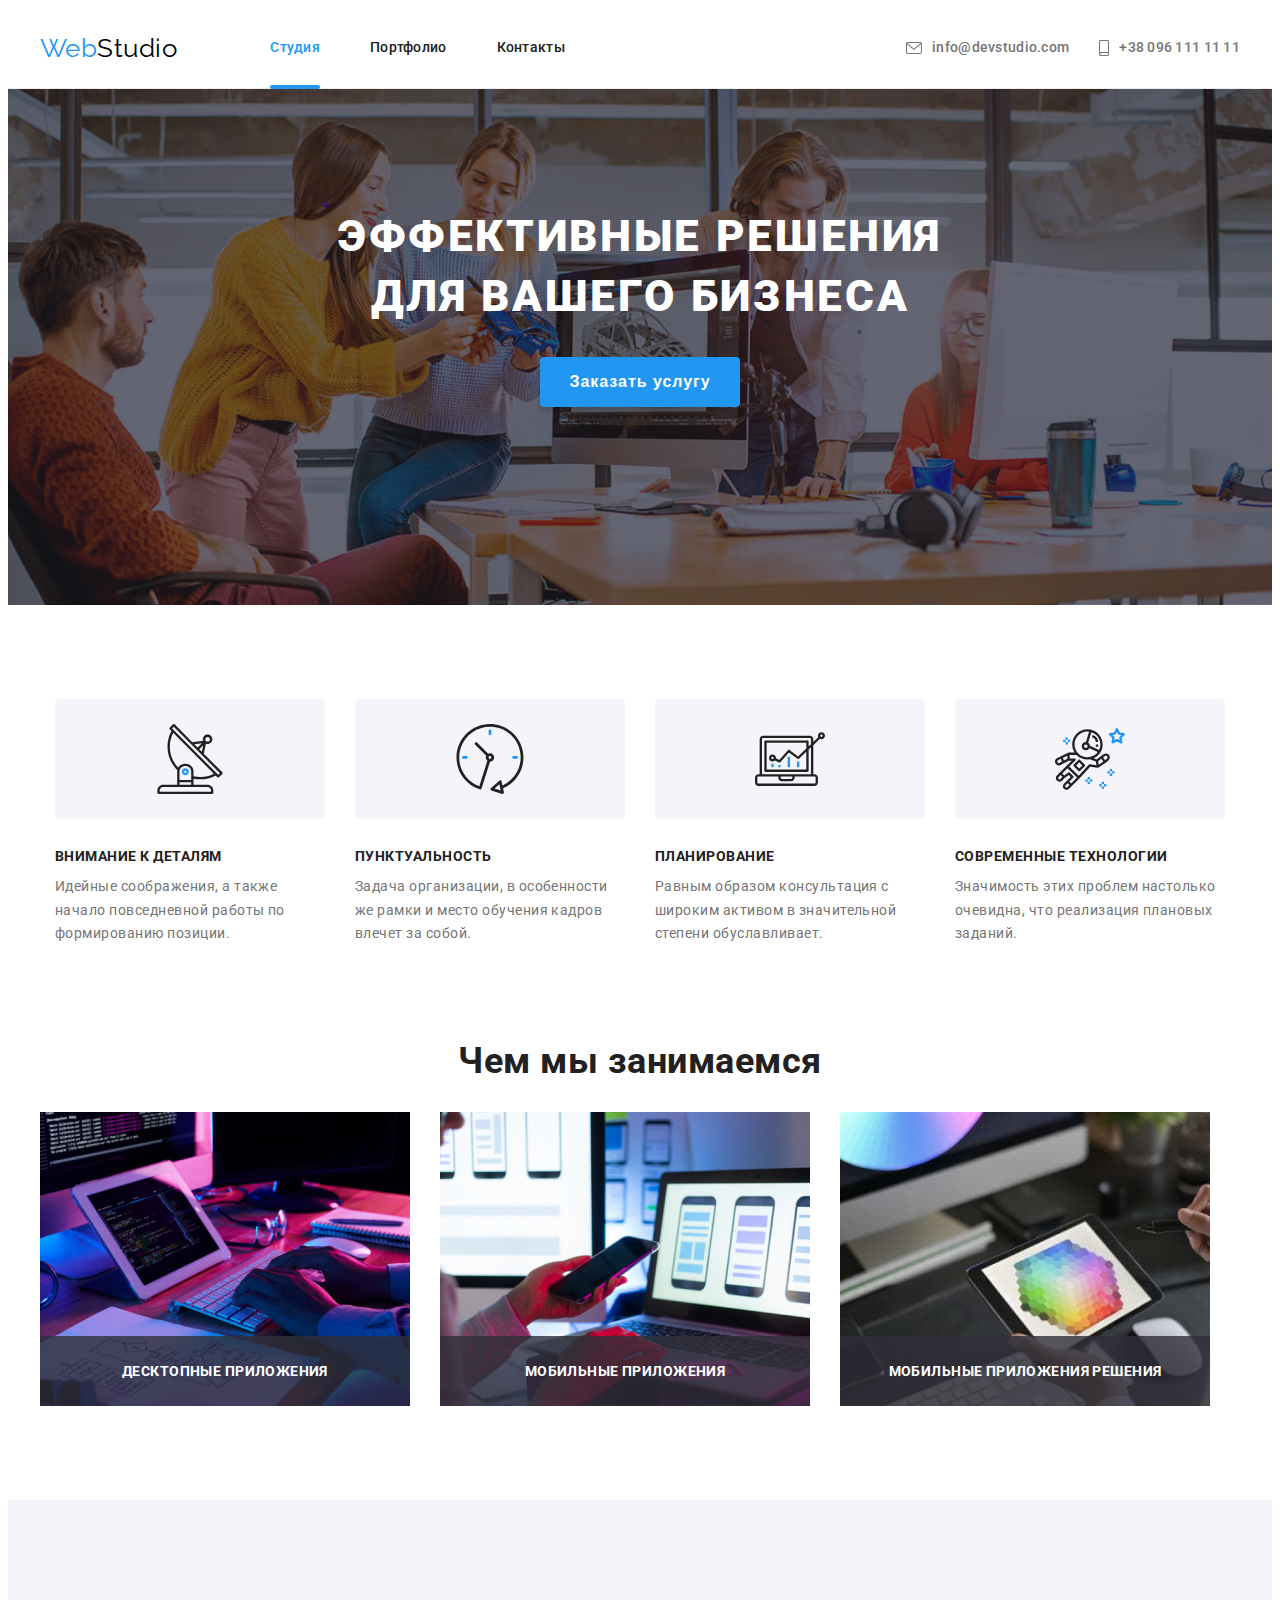
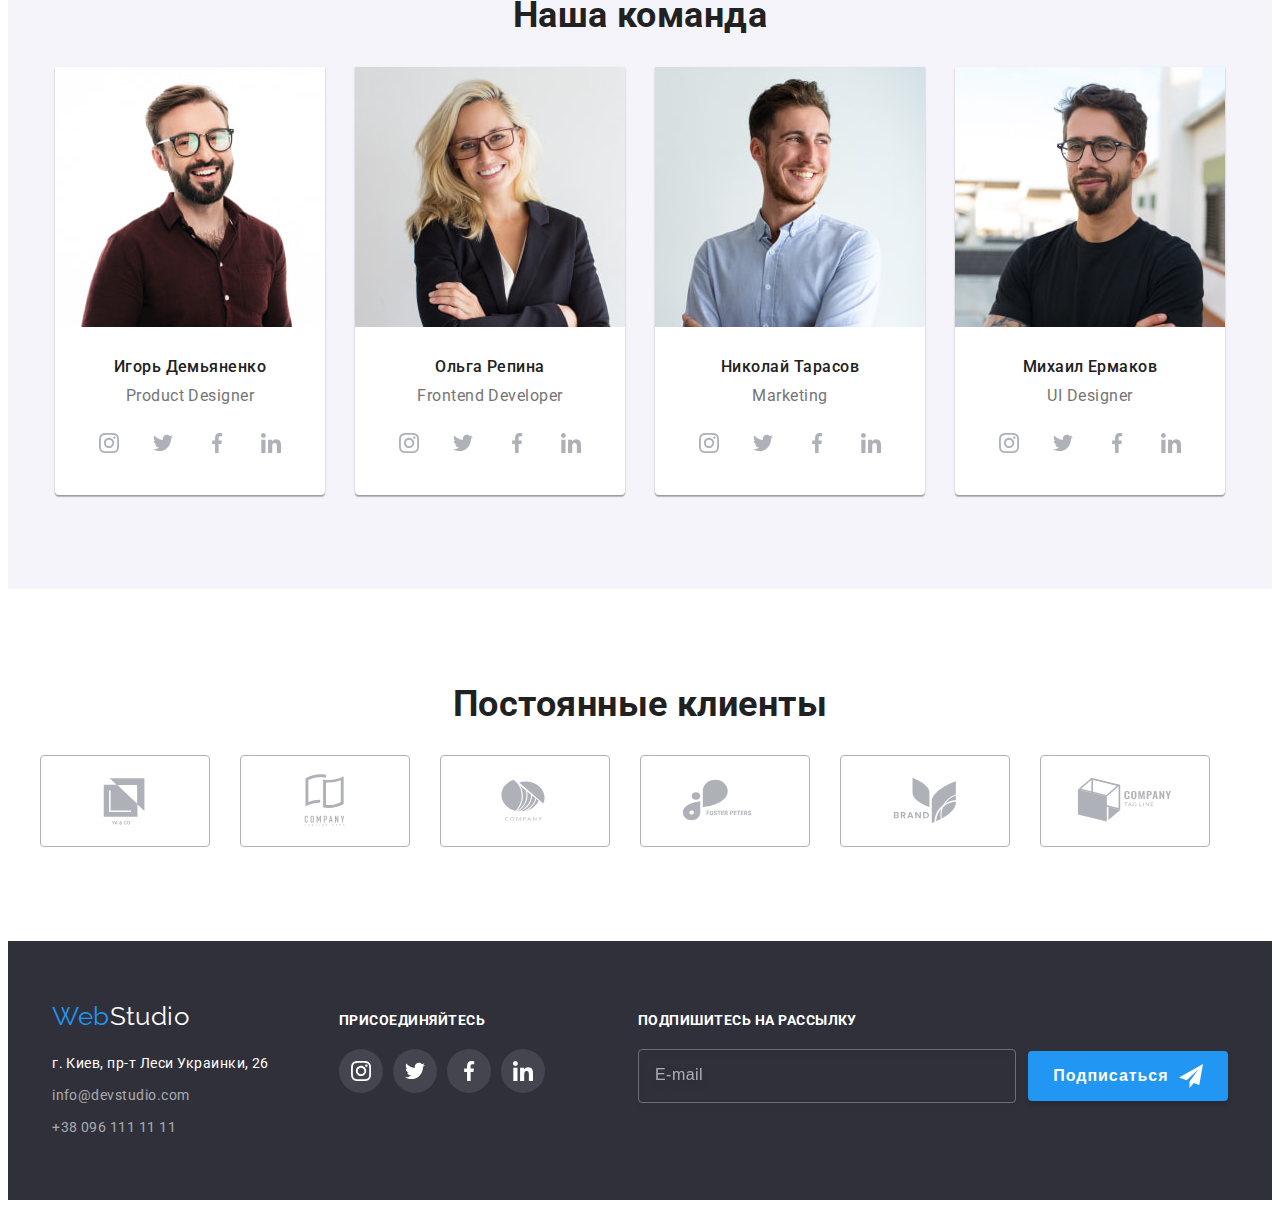
<file: index.html>
<!DOCTYPE html>
<html lang="ru">

<head>
    <meta charset="UTF-8">
    <meta http-equiv="X-UA-Compatible" content="IE=edge">
    <meta name="viewport" content="width=device-width, initial-scale=1.0">
    <title>WebStudio</title>
    <link rel="stylesheet" href="https://cdnjs.cloudflare.com/ajax/libs/modern-normalize/1.1.0/modern-normalize.min.css"
        integrity="sha512-wpPYUAdjBVSE4KJnH1VR1HeZfpl1ub8YT/NKx4PuQ5NmX2tKuGu6U/JRp5y+Y8XG2tV+wKQpNHVUX03MfMFn9Q=="
        crossorigin="anonymous" referrerpolicy="no-referrer" />
    <link rel="preconnect" href="https://fonts.googleapis.com">
    <link rel="preconnect" href="https://fonts.gstatic.com" crossorigin>
    <link
        href="https://fonts.googleapis.com/css2?family=Raleway:wght@700&family=Roboto:wght@400;500;700;900&display=swap"
        rel="stylesheet">
    <link rel="stylesheet" href="./css/main.min.css">
</head>

<body>
    <!-- Шапка страницы -->
    <header class="header">
        <div class="container">
            <nav class="nav main-nav">
                <a class="logo link" lang="en" href="/"><span class="logo-web">Web</span>Studio</a>
                <ul class="site-nav link list">
                    <li class="site-nav__item"><a class="site-nav__link link current" href="./index.html">Студия</a></li>
                    <li class="site-nav__item"><a class="site-nav__link link" href="./portfolio.html">Портфолио</a></li>
                    <li class="site-nav__item"><a class="site-nav__link link" href="">Контакты</a></li>
                </ul>
            </nav>
            <ul class="contacts link list">
                <li class="contacts__item"><a class="contacts__link link" href="mailto:info@devstudio.com">
                        <svg class="contacts__icon" width="16" height="12">
                            <use href="./images/icons.svg#icon-mail"></use>
                        </svg>
                        info@devstudio.com</a></li>
                <li class="contacts__item"><a class="contacts__link link" href="tel:+380961111111">
                        <svg class="contacts__icon" width="10" height="16">
                            <use href="./images/icons.svg#icon-tel"></use>
                        </svg>
                        +38 096 111 11 11</a></li>
            </ul>
            <button type="button" class="menu-open" data-menu-open>
                <svg class="open-icon" width="24" height="16">
                    <use href="./images/icons.svg#icon-menu"></use>
                </svg>
            </button>
            <div class="mob-menu is-hidden" data-menu>
                <button type="button" class="menu-close" data-menu-close>
                    <svg class="menu-close-icon" width="18" height="18">
                        <use href="./images/icons.svg#icon-close"></use>
                    </svg>
                </button>
                <ul class="mob-menu-list link list">
                    <li class="mob-menu-list__item"><a class="mob-menu-list__link link menu-current" href="./index.html">Студия</a></li>
                    <li class="mob-menu-list__item"><a class="mob-menu-list__link link" href="./portfolio.html">Портфолио</a></li>
                    <li class="mob-menu-list__item"><a class="mob-menu-list__link link" href="">Контакты</a></li>
                </ul>
                <ul class="mob-menu-contacts link list">
                    <li class="mob-menu-contacts__item"><a class="mob-menu-contacts__link link" href="tel:+380961111111">+38 096 111 11 11</a></li>
                    <li class="mob-menu-contacts__item"><a class="mob-menu-contacts__link link" href="mailto:info@devstudio.com">info@devstudio.com</a></li>
                </ul>
                <ul class="mob-menu-socials link list">
                    <li class="mob-menu-socials__item">
                        <a href="" class="mob-menu-socials__link link">Instagram<span class="mob-menu-line">|</span></a>
                    </li>
                    <li class="mob-menu-socials__item">
                        <a href="" class="mob-menu-socials__link link">Twitter<span class="mob-menu-line">|</span></a>
                    </li>
                    <li class="mob-menu-socials__item">
                        <a href="" class="mob-menu-socials__link link">Facebook<span class="mob-menu-line">|</span></a>
                    </li>
                    <li class="mob-menu-socials__item">
                        <a href="" class="mob-menu-socials__link link">LinkedIn</a>
                    </li>
                </ul>
            </div>
        </div>
    </header>

    <main>
        <!-- Герой -->
        <section class="hero">
            <div class="hero-container">
                <h1 class="hero__title">Эффективные решения для вашего бизнеса</h1>
                <button class="btn" type="button" data-modal-open>Заказать услугу</button>
            </div>
        </section>

        <!-- Преимущества -->
        <section class="section-feature">
            <div class="container">
                <h2 class="section-title visually-hidden">Преимущества</h2>
                <ul class="feature list">
                    <li class="feature__item">
                        <div class="feature__card">
                            <svg class="feature__icon" width="70" height="70">
                                <use href="./images/icons.svg#icon-antenna"></use>
                            </svg>
                        </div>
                        <h3 class="feature__title">Внимание к деталям</h3>
                        <p class="feature__text">Идейные соображения, а также начало повседневной работы по формированию
                            позиции.
                        </p>
                    </li>
                    <li class="feature__item">
                        <div class="feature__card">
                            <svg class="feature__icon" width="70" height="70">
                                <use href="./images/icons.svg#icon-clock"></use>
                            </svg>
                        </div>
                        <h3 class="feature__title">Пунктуальность</h3>
                        <p class="feature__text">Задача организации, в особенности же рамки и место обучения кадров
                            влечет за собой.</p>
                    </li>
                    <li class="feature__item">
                        <div class="feature__card">
                            <svg class="feature__icon" width="70" height="70">
                                <use href="./images/icons.svg#icon-diagram"></use>
                            </svg>
                        </div>
                        <h3 class="feature__title">Планирование</h3>
                        <p class="feature__text">Равным образом консультация с широким активом в значительной степени
                            обуславливает.</p>
                    </li>
                    <li class="feature__item">
                        <div class="feature__card">
                            <svg class="feature__icon" width="70" height="70">
                                <use href="./images/icons.svg#icon-astronaut"></use>
                            </svg>
                        </div>
                        <h3 class="feature__title">Современные технологии</h3>
                        <p class="feature__text">Значимость этих проблем настолько очевидна, что реализация плановых
                            заданий.</p>
                    </li>
                </ul>
            </div>
        </section>

        <!-- Деятельность -->
        <section class="section work">
            <div class="container">
                <h2 class="section-title">Чем мы занимаемся</h2>
                <ul class="work list">
                    <li class="work__item">
                        <img src="./images/box-1.jpg" alt="Написание кода" width="370" height="294">
                        <div class="work__overlay">
                            <p class="work__text">Десктопные приложения</p>
                        </div>
                    </li>
                    <li class="work__item">
                        <img src="./images/box-2.jpg" alt="Проверка работоспособности" width="370" height="294">
                        <div class="work__overlay">
                            <p class="work__text">Мобильные приложения</p>
                        </div>
                    </li>
                    <li class="work__item">
                        <img src="./images/box-3.jpg" alt="Графическое оформление" width="370" height="294">
                        <div class="work__overlay">
                            <p class="work__text">Мобильные приложения решения</p>
                        </div>
                    </li>
                </ul>
            </div>
        </section>

        <!-- Команда -->
        <section class="section-team">
            <div class="container">
                <h2 class="section-title">Наша команда</h2>
                <ul class="team list">
                    <li class="team__card">
                        <picture>
                            <source srcset="./images/team/team-1-des-1x.jpg 1x, ./images/team/team-1-des-2x.jpg 2x" media="(min-width:1200px)">
                            <source srcset="./images/team/team-1-tab-1x.jpg 1x, ./images/team/team-1-tab-2x.jpg 2x" media="(min-width:768px)">
                            <source srcset="./images/team/team-1-mob-1x.jpg 1x, ./images/team/team-1-mob-2x.jpg 2x" media="(min-width:480px)">
                            <img src="./images/team/team-1-des-1x.jpg" alt="Член команды № 1">
                        </picture>
                        <div class="team__text">
                            <h3 class="team__worker">Игорь Демьяненко</h3>
                            <p class="team__position" lang="en">Product Designer</p>
                            <ul class="team-socials list socials">
                                <li class="socials__item">
                                    <a href="" class="socials__link link">
                                        <svg class="socials__icon" width="20" height="20">
                                            <use href="./images/icons.svg#icon-instagram"></use>
                                        </svg>
                                    </a>
                                </li>
                                <li class="socials__item">
                                    <a href="" class="socials__link link">
                                        <svg class="socials__icon" width="20" height="20">
                                            <use href="./images/icons.svg#icon-twitter"></use>
                                        </svg>
                                    </a>
                                </li>
                                <li class="socials__item">
                                    <a href="" class="socials__link link">
                                        <svg class="socials__icon" width="20" height="20">
                                            <use href="./images/icons.svg#icon-facebook"></use>
                                        </svg>
                                    </a>
                                </li>
                                <li class="socials__item">
                                    <a href="" class="socials__link link">
                                        <svg class="socials__icon" width="20" height="20">
                                            <use href="./images/icons.svg#icon-linkedin"></use>
                                        </svg>
                                    </a>
                                </li>
                            </ul>
                        </div>
                    </li>
                    <li class="team__card">
                        <picture>
                            <source srcset="./images/team/team-2-des-1x.jpg 1x, ./images/team/team-2-des-2x.jpg 2x" media="(min-width:1200px)">
                            <source srcset="./images/team/team-2-tab-1x.jpg 1x, ./images/team/team-2-tab-2x.jpg 2x" media="(min-width:768px)">
                            <source srcset="./images/team/team-2-mob-1x.jpg 1x, ./images/team/team-2-mob-2x.jpg 2x" media="(min-width:480px)">
                            <img src="./images/team/team-2-des-1x.jpg" alt="Член команды № 2">
                        </picture>
                        <div class="team__text">
                            <h3 class="team__worker">Ольга Репина</h3>
                            <p class="team__position" lang="en">Frontend Developer</p>
                            <ul class="team-socials list socials">
                                <li class="socials__item">
                                    <a href="" class="socials__link link">
                                        <svg class="socials__icon" width="20" height="20">
                                            <use href="./images/icons.svg#icon-instagram"></use>
                                        </svg>
                                    </a>
                                </li>
                                <li class="socials__item">
                                    <a href="" class="socials__link link">
                                        <svg class="socials__icon" width="20" height="20">
                                            <use href="./images/icons.svg#icon-twitter"></use>
                                        </svg>
                                    </a>
                                </li>
                                <li class="socials__item">
                                    <a href="" class="socials__link link">
                                        <svg class="socials__icon" width="20" height="20">
                                            <use href="./images/icons.svg#icon-facebook"></use>
                                        </svg>
                                    </a>
                                </li>
                                <li class="socials__item">
                                    <a href="" class="socials__link link">
                                        <svg class="socials__icon" width="20" height="20">
                                            <use href="./images/icons.svg#icon-linkedin"></use>
                                        </svg>
                                    </a>
                                </li>
                            </ul>
                        </div>
                    </li>
                    <li class="team__card">
                        <picture>
                            <source srcset="./images/team/team-3-des-1x.jpg 1x, ./images/team/team-3-des-2x.jpg 2x" media="(min-width:1200px)">
                            <source srcset="./images/team/team-3-tab-1x.jpg 1x, ./images/team/team-3-tab-2x.jpg 2x" media="(min-width:768px)">
                            <source srcset="./images/team/team-3-mob-1x.jpg 1x, ./images/team/team-3-mob-2x.jpg 2x" media="(min-width:480px)">
                            <img src="./images/team/team-3-des-1x.jpg" alt="Член команды № 3">
                        </picture>
                        <div class="team__text">
                            <h3 class="team__worker">Николай Тарасов</h3>
                            <p class="team__position" lang="en">Marketing</p>
                            <ul class="team-socials list socials">
                                <li class="socials__item">
                                    <a href="" class="socials__link link">
                                        <svg class="socials__icon" width="20" height="20">
                                            <use href="./images/icons.svg#icon-instagram"></use>
                                        </svg>
                                    </a>
                                </li>
                                <li class="socials__item">
                                    <a href="" class="socials__link link">
                                        <svg class="socials__icon" width="20" height="20">
                                            <use href="./images/icons.svg#icon-twitter"></use>
                                        </svg>
                                    </a>
                                </li>
                                <li class="socials__item">
                                    <a href="" class="socials__link link">
                                        <svg class="socials__icon" width="20" height="20">
                                            <use href="./images/icons.svg#icon-facebook"></use>
                                        </svg>
                                    </a>
                                </li>
                                <li class="socials__item">
                                    <a href="" class="socials__link link">
                                        <svg class="socials__icon" width="20" height="20">
                                            <use href="./images/icons.svg#icon-linkedin"></use>
                                        </svg>
                                    </a>
                                </li>
                            </ul>
                        </div>
                    </li>
                    <li class="team__card">
                        <picture>
                            <source srcset="./images/team/team-4-des-1x.jpg 1x, ./images/team/team-4-des-2x.jpg 2x" media="(min-width:1200px)">
                            <source srcset="./images/team/team-4-tab-1x.jpg 1x, ./images/team/team-4-tab-2x.jpg 2x" media="(min-width:768px)">
                            <source srcset="./images/team/team-4-mob-1x.jpg 1x, ./images/team/team-4-mob-2x.jpg 2x" media="(min-width:480px)">
                            <img src="./images/team/team-4-des-1x.jpg" alt="Член команды № 4">
                        </picture>
                        <div class="team__text">
                            <h3 class="team__worker">Михаил Ермаков</h3>
                            <p class="team__position" lang="en">UI Designer</p>
                            <ul class="team-socials list socials">
                                <li class="socials__item">
                                    <a href="" class="socials__link link">
                                        <svg class="socials__icon" width="20" height="20">
                                            <use href="./images/icons.svg#icon-instagram"></use>
                                        </svg>
                                    </a>
                                </li>
                                <li class="socials__item">
                                    <a href="" class="socials__link link">
                                        <svg class="socials__icon" width="20" height="20">
                                            <use href="./images/icons.svg#icon-twitter"></use>
                                        </svg>
                                    </a>
                                </li>
                                <li class="socials__item">
                                    <a href="" class="socials__link link">
                                        <svg class="socials__icon" width="20" height="20">
                                            <use href="./images/icons.svg#icon-facebook"></use>
                                        </svg>
                                    </a>
                                </li>
                                <li class="socials__item">
                                    <a href="" class="socials__link link">
                                        <svg class="socials__icon" width="20" height="20">
                                            <use href="./images/icons.svg#icon-linkedin"></use>
                                        </svg>
                                    </a>
                                </li>
                            </ul>
                        </div>
                    </li>
                </ul>
            </div>
        </section>

        <!-- Клиенты -->
        <section class="section">
            <div class="container">
                <h2 class="section-title">Постоянные клиенты</h2>
                <ul class="clients list">
                    <li class="clients__item">
                        <a href="" class="clients__link link">
                            <svg class="clients__icon" width="106" height="60">
                                <use href="./images/icons.svg#icon-logo"></use>
                            </svg>
                        </a>
                    </li>
                    <li class="clients__item">
                        <a href="" class="clients__link link">
                            <svg class="clients__icon" width="106" height="60">
                                <use href="./images/icons.svg#icon-logo-2"></use>
                            </svg>
                        </a>
                    </li>
                    <li class="clients__item">
                        <a href="" class="clients__link link">
                            <svg class="clients__icon" width="106" height="60">
                                <use href="./images/icons.svg#icon-logo-3"></use>
                            </svg>
                        </a>
                    </li>
                    <li class="clients__item">
                        <a href="" class="clients__link link">
                            <svg class="clients__icon" width="106" height="60">
                                <use href="./images/icons.svg#icon-logo-4"></use>
                            </svg>
                        </a>
                    </li>
                    <li class="clients__item">
                        <a href="" class="clients__link link">
                            <svg class="clients__icon" width="106" height="60">
                                <use href="./images/icons.svg#icon-logo-5"></use>
                            </svg>
                        </a>
                    </li>
                    <li class="clients__item">
                        <a href="" class="clients__link link">
                            <svg class="clients__icon" width="106" height="60">
                                <use href="./images/icons.svg#icon-logo-6"></use>
                            </svg>
                        </a>
                    </li>
                </ul>
            </div>
        </section>
    </main>

    <!-- Футер -->
    <footer class="footer">
        <div class="container-footer">
            <div class="footer-left">
                <a class="footer-logo link" lang="en" href="/"><span class="logo-web">Web</span><span
                        class="logo-studio">Studio</span></a>
                <address class="address">г. Киев, пр-т Леси Украинки, 26
                    <ul class="address-list list">
                        <li class="address-list__item"><a class="address__link link"
                                href="mailto:info@devstudio.com">info@devstudio.com</a></li>
                        <li class="address-list__item"><a class="address__link link" href="tel:+380961111111">+38 096 111 11 11</a>
                        </li>
                    </ul>
                </address>
            </div>
            <div class="footer-socials">
                <h3 class="footer-socials-title">присоединяйтесь</h3>
                <ul class="footer-socials__list list">
                    <li class="footer-socials__item">
                        <a href="" class="footer-socials__link link">
                            <svg class="footer-socials__icon" width="20" height="20">
                                <use href="./images/icons.svg#icon-instagram"></use>
                            </svg>
                        </a>
                    </li>
                    <li class="footer-socials__item">
                        <a href="" class="footer-socials__link link">
                            <svg class="footer-socials__icon" width="20" height="20">
                                <use href="./images/icons.svg#icon-twitter"></use>
                            </svg>
                        </a>
                    </li>
                    <li class="footer-socials__item">
                        <a href="" class="footer-socials__link link">
                            <svg class="footer-socials__icon" width="20" height="20">
                                <use href="./images/icons.svg#icon-facebook"></use>
                            </svg>
                        </a>
                    </li>
                    <li class="footer-socials__item">
                        <a href="" class="footer-socials__link link">
                            <svg class="footer-socials__icon" width="20" height="20">
                                <use href="./images/icons.svg#icon-linkedin"></use>
                            </svg>
                        </a>
                    </li>
                </ul>
            </div>
            <div class="subscribe">
                <h3 class="form-title">Подпишитесь на рассылку</h3>
                <form action="#" class="subscribe-form">
                    <input type="email" id="input-email" name="email" placeholder="E-mail" class="subscribe-input">
                    <button class="subscribe-btn" type="submit">Подписаться
                        <svg class="subscribe-icon" width="24" height="24">
                            <use href="./images/icons.svg#icon-telegram"></use>
                        </svg>
                    </button>
                </form>
            </div>
        </div>
    </footer>

    <!-- Модалка -->
    <div class="backdrop is-hidden" data-modal>
        <div class="modal">
            <button type="button" class="btn-modal" data-modal-close>
                <svg class="close-icon" width="11" height="11">
                    <use href="./images/icons.svg#icon-close"></use>
                </svg>
            </button>
            <form action="#" class="modal-form">
                <b class="modal-title">Оставьте свои данные, мы вам перезвоним</b>
                <div class="modal-form-field">
                    <label for="input-name" class="modal-form-label">Имя</label>
                    <span class="input-wrap">
                        <input type="text" id="input-name" name="modal-name" class="modal-form-input">
                        <svg class="modal-form-icon" width="12" height="12">
                            <use href="./images/icons.svg#icon-name"></use>
                        </svg>
                    </span>
                </div>
                <div class="modal-form-field">
                    <label for="input-tel" class="modal-form-label">Телефон</label>
                    <span class="input-wrap">
                        <input type="tel" id="input-tel" name="modal-tel" class="modal-form-input">
                        <svg class="modal-form-icon" width="12" height="12">
                            <use href="./images/icons.svg#icon-phone"></use>
                        </svg>
                    </span>
                </div>
                <div class="modal-form-field">
                    <label for="input-mail" class="modal-form-label">Почта</label>
                    <span class="input-wrap">
                        <input type="email" id="input-mail" name="modal-mail" class="modal-form-input">
                        <svg class="modal-form-icon" width="12" height="12">
                            <use href="./images/icons.svg#icon-email"></use>
                        </svg>
                    </span>
                </div>
                <div class="modal-form-field">
                    <label for="comment" class="modal-form-label">Комментарий</label>
                    <textarea name="modal-comment" id="comment" placeholder="Введите текст"
                        class="modal-comment"></textarea>
                </div>
                <div class="modal-form-check">
                    <input type="checkbox" id="check" name="policy" class="checkbox visually-hidden">
                    <label for="check" class="check-label">
                        <span class="icon-check">
                            <svg class="" width="11" height="8">
                                <use href="./images/icons.svg#icon-check"></use>
                            </svg>
                        </span>
                        <span>Соглашаюсь с рассылкой и принимаю <a href="" class="contract">Условия
                                договора</a></span></label>
                </div>
                <button class="btn form-btn" type="submit">Отправить</button>
            </form>
        </div>
    </div>
    <script src="./js/modal.js"></script>
    <script src="js/mobile-menu.js"></script>
</body>

</html>
</file>
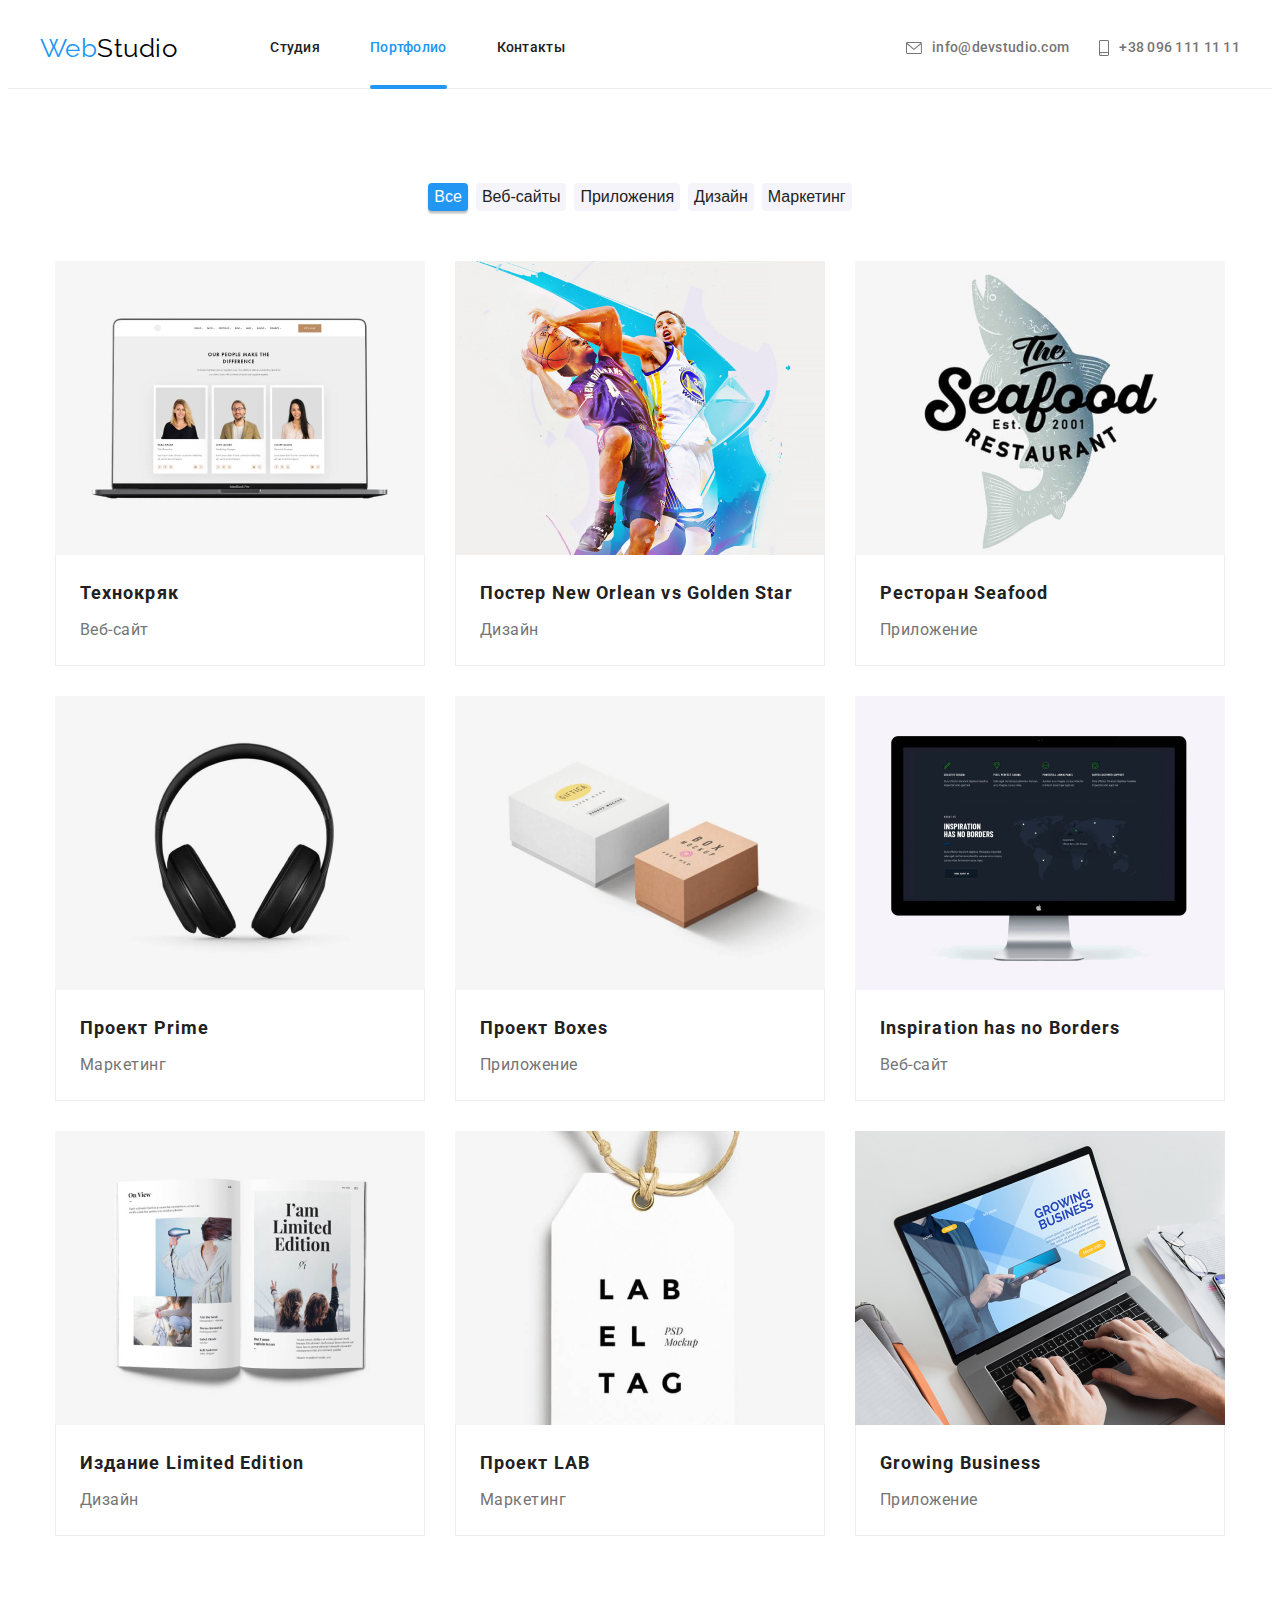
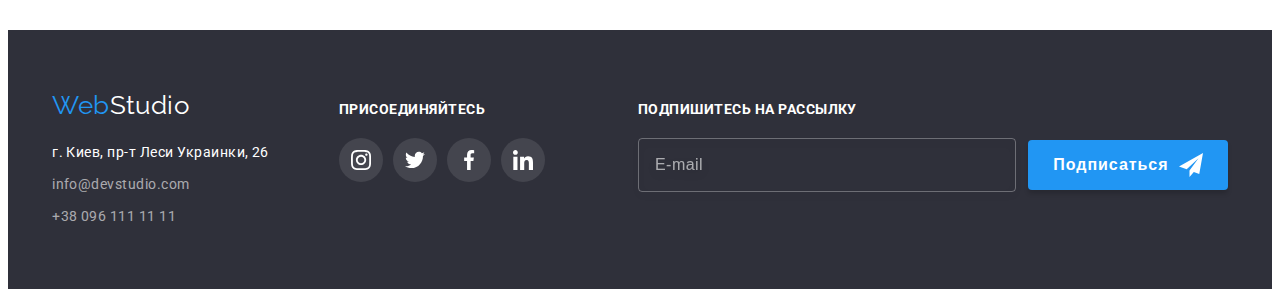
<file: portfolio.html>
<!DOCTYPE html>
<html lang="ru">

<head>
    <meta charset="UTF-8">
    <meta http-equiv="X-UA-Compatible" content="IE=edge">
    <meta name="viewport" content="width=device-width, initial-scale=1.0">
    <title>Portfolio</title>
    <link rel="stylesheet" href="https://cdnjs.cloudflare.com/ajax/libs/modern-normalize/1.1.0/modern-normalize.min.css"
        integrity="sha512-wpPYUAdjBVSE4KJnH1VR1HeZfpl1ub8YT/NKx4PuQ5NmX2tKuGu6U/JRp5y+Y8XG2tV+wKQpNHVUX03MfMFn9Q=="
        crossorigin="anonymous" referrerpolicy="no-referrer" />
    <link rel="preconnect" href="https://fonts.googleapis.com">
    <link rel="preconnect" href="https://fonts.gstatic.com" crossorigin>
    <link
        href="https://fonts.googleapis.com/css2?family=Raleway:wght@700&family=Roboto:wght@400;500;700;900&display=swap"
        rel="stylesheet">
    <link rel="stylesheet" href="./css/main.min.css">
</head>

<body>
    <!-- Шапка страницы -->
    <header class="header">
        <div class="container main-nav">
            <nav class="nav main-nav">
                <a class="logo link" lang="en" href="/"><span class="logo-web">Web</span>Studio</a>
                <ul class="site-nav link list">
                    <li class="site-nav__item"><a class="site-nav__link link" href="./index.html">Студия</a></li>
                    <li class="site-nav__item"><a class="site-nav__link link current" href="./portfolio.html">Портфолио</a></li>
                    <li class="site-nav__item"><a class="site-nav__link link" href="">Контакты</a></li>
                </ul>
            </nav>
            <ul class="contacts link list">
                <li class="contacts__item"><a class="contacts__link link" href="mailto:info@devstudio.com">
                        <svg class="contacts__icon" width="16" height="12">
                            <use href="./images/icons.svg#icon-mail"></use>
                        </svg>
                        info@devstudio.com</a></li>
                <li class="contacts__item"><a class="contacts__link link" href="tel:+380961111111">
                        <svg class="contacts__icon" width="10" height="16">
                            <use href="./images/icons.svg#icon-tel"></use>
                        </svg>
                        +38 096 111 11 11</a></li>
            </ul>
            <button class="menu-open" data-menu-open>
                <svg class="open-icon" width="24" height="16">
                    <use href="./images/icons.svg#icon-menu"></use>
                </svg>
            </button>
            <div class="mob-menu is-hidden" data-menu>
                <button class="menu-close" data-menu-close>
                    <svg class="menu-close-icon" width="18" height="18">
                        <use href="./images/icons.svg#icon-close"></use>
                    </svg>
                </button>
                <ul class="mob-menu-list link list">
                    <li class="mob-menu-list__item"><a class="mob-menu-list__link link" href="./index.html">Студия</a></li>
                    <li class="mob-menu-list__item"><a class="mob-menu-list__link link menu-current" href="./portfolio.html">Портфолио</a></li>
                    <li class="mob-menu-list__item"><a class="mob-menu-list__link link" href="">Контакты</a></li>
                </ul>
                <ul class="mob-menu-contacts link list">
                    <li class="mob-menu-contacts__item"><a class="mob-menu-contacts__link link" href="tel:+380961111111">+38
                            096 111 11 11</a></li>
                    <li class="mob-menu-contacts__item"><a class="mob-menu-contacts__link link"
                            href="mailto:info@devstudio.com">info@devstudio.com</a></li>
                </ul>
                <ul class="mob-menu-socials link list">
                    <li class="mob-menu-socials__item">
                        <a href="" class="mob-menu-socials__link link">Instagram<span class="mob-menu-line">|</span></a>
                    </li>
                    <li class="mob-menu-socials__item">
                        <a href="" class="mob-menu-socials__link link">Twitter<span class="mob-menu-line">|</span></a>
                    </li>
                    <li class="mob-menu-socials__item">
                        <a href="" class="mob-menu-socials__link link">Facebook<span class="mob-menu-line">|</span></a>
                    </li>
                    <li class="mob-menu-socials__item">
                        <a href="" class="mob-menu-socials__link link">LinkedIn</a>
                    </li>
                </ul>
            </div>
        </div>
    </header>

    <!-- Main Portfolio -->
    <main>
        <section class="section-portfolio">
            <div class="container">
                <h1 class="section-title visually-hidden">Портфолио</h1>
                <ul class="filter link list">
                    <li class="filter__item">
                        <button class="filter__btn current-btn" type="button"><span class="filter__text">Все</span></button>
                    </li>

                    <li class="filter__item">
                        <button class="filter__btn" type="button"><span class="filter__text">Веб-сайты</span></button>
                    </li>

                    <li class="filter__item">
                        <button class="filter__btn" type="button"><span class="filter__text">Приложения</span></button>
                    </li>

                    <li class="filter__item">
                        <button class="filter__btn" type="button"><span class="filter__text">Дизайн</span></button>
                    </li>

                    <li class="filter__item">
                        <button class="filter__btn" type="button"><span class="filter__text">Маркетинг</span></button>
                    </li>
                </ul>

                <ul class="portfolio list">
                    <li class="portfolio__item">
                        <a class="portfolio__link link" href="">
                            <div class="portfolio__overlay">
                                <picture>
                                    <source srcset="./images/portfolio/portfolio-1-des-1x.jpg 1x, ./images/portfolio/portfolio-1-des-2x.jpg 2x" 
                                        media="(min-width:1200px)">
                                    <source srcset="./images/portfolio/portfolio-1-tab-1x.jpg 1x, ./images/portfolio/portfolio-1-tab-2x.jpg 2x" 
                                        media="(min-width:768px)">
                                    <source srcset="./images/portfolio/portfolio-1-mob-1x.jpg 1x, ./images/portfolio/portfolio-1-mob-2x.jpg 2x" 
                                        media="(min-width:480px)">
                                    <img src="./images/portfolio/portfolio-1-des-1x.jpg" alt="Ноутбук">
                                </picture>
                                <p class="portfolio__overlay-text">Технокряк это современная площадка распространения
                                    коронавируса. Компании используют эту платформу для цифрового
                                    шпионажа и атак на защищённые сервера конкурентов.</p>
                            </div>
                            <div class="portfolio__text">
                                <h2 class="portfolio__item-title">Технокряк</h2>
                                <p class="portfolio__item-text">Веб-сайт</p>
                            </div>
                        </a>
                    </li>

                    <li class="portfolio__item">
                        <a class="portfolio__link link" href="">
                            <div class="portfolio__overlay">
                                <picture>
                                    <source srcset="./images/portfolio/portfolio-2-des-1x.jpg 1x, ./images/portfolio/portfolio-2-des-2x.jpg 2x"
                                        media="(min-width:1200px)">
                                    <source srcset="./images/portfolio/portfolio-2-tab-1x.jpg 1x, ./images/portfolio/portfolio-2-tab-2x.jpg 2x"
                                        media="(min-width:768px)">
                                    <source srcset="./images/portfolio/portfolio-2-mob-1x.jpg 1x, ./images/portfolio/portfolio-2-mob-2x.jpg 2x"
                                        media="(min-width:480px)">
                                    <img src="./images/portfolio/portfolio-2-des-1x.jpg" alt="Постер">
                                </picture>
                                <p class="portfolio__overlay-text">Технокряк это современная площадка распространения
                                    коронавируса. Компании
                                    используют эту платформу для цифрового
                                    шпионажа и атак на защищённые сервера конкурентов.</p>
                            </div>
                            <div class="portfolio__text">
                                <h2 class="portfolio__item-title">Постер New Orlean vs Golden Star</h2>
                                <p class="portfolio__item-text">Дизайн</p>
                            </div>
                        </a>
                    </li>

                    <li class="portfolio__item">
                        <a class="portfolio__link link" href="">
                            <div class="portfolio__overlay">
                                <picture>
                                    <source srcset="./images/portfolio/portfolio-3-des-1x.jpg 1x, ./images/portfolio/portfolio-3-des-2x.jpg 2x"
                                        media="(min-width:1200px)">
                                    <source srcset="./images/portfolio/portfolio-3-tab-1x.jpg 1x, ./images/portfolio/portfolio-3-tab-2x.jpg 2x"
                                        media="(min-width:768px)">
                                    <source srcset="./images/portfolio/portfolio-3-mob-1x.jpg 1x, ./images/portfolio/portfolio-3-mob-2x.jpg 2x"
                                        media="(min-width:480px)">
                                    <img src="./images/portfolio/portfolio-3-des-1x.jpg" alt="Ресторан Seafood">
                                </picture>
                                <p class="portfolio__overlay-text">Технокряк это современная площадка распространения
                                    коронавируса. Компании
                                    используют эту платформу для цифрового
                                    шпионажа и атак на защищённые сервера конкурентов.</p>
                            </div>
                            <div class="portfolio__text">
                                <h2 class="portfolio__item-title">Ресторан Seafood</h2>
                                <p class="portfolio__item-text">Приложение</p>
                            </div>
                        </a>
                    </li>

                    <li class="portfolio__item">
                        <a class="portfolio__link link" href="">
                            <div class="portfolio__overlay">
                                <picture>
                                    <source srcset="./images/portfolio/portfolio-4-des-1x.jpg 1x, ./images/portfolio/portfolio-4-des-2x.jpg 2x"
                                        media="(min-width:1200px)">
                                    <source srcset="./images/portfolio/portfolio-4-tab-1x.jpg 1x, ./images/portfolio/portfolio-4-tab-2x.jpg 2x"
                                        media="(min-width:768px)">
                                    <source srcset="./images/portfolio/portfolio-4-mob-1x.jpg 1x, ./images/portfolio/portfolio-4-mob-2x.jpg 2x"
                                        media="(min-width:480px)">
                                    <img src="./images/portfolio/portfolio-4-des-1x.jpg" alt="Наушники">
                                </picture>
                                <p class="portfolio__overlay-text">Технокряк это современная площадка распространения
                                    коронавируса. Компании
                                    используют эту платформу для цифрового
                                    шпионажа и атак на защищённые сервера конкурентов.</p>
                            </div>
                            <div class="portfolio__text">
                                <h2 class="portfolio__item-title">Проект Prime</h2>
                                <p class="portfolio__item-text">Маркетинг</p>
                            </div>
                        </a>
                    </li>

                    <li class="portfolio__item">
                        <a class="portfolio__link link" href="">
                            <div class="portfolio__overlay">
                                <picture>
                                    <source srcset="./images/portfolio/portfolio-5-des-1x.jpg 1x, ./images/portfolio/portfolio-5-des-2x.jpg 2x"
                                        media="(min-width:1200px)">
                                    <source srcset="./images/portfolio/portfolio-5-tab-1x.jpg 1x, ./images/portfolio/portfolio-5-tab-2x.jpg 2x"
                                        media="(min-width:768px)">
                                    <source srcset="./images/portfolio/portfolio-5-mob-1x.jpg 1x, ./images/portfolio/portfolio-5-mob-2x.jpg 2x"
                                        media="(min-width:480px)">
                                    <img src="./images/portfolio/portfolio-5-des-1x.jpg" alt="Коробки">
                                </picture>
                                <p class="portfolio__overlay-text">Технокряк это современная площадка распространения
                                    коронавируса. Компании
                                    используют эту платформу для цифрового
                                    шпионажа и атак на защищённые сервера конкурентов.</p>
                            </div>
                            <div class="portfolio__text">
                                <h2 class="portfolio__item-title">Проект Boxes</h2>
                                <p class="portfolio__item-text">Приложение</p>
                            </div>
                        </a>
                    </li>

                    <li class="portfolio__item">
                        <a class="portfolio__link link" href="">
                            <div class="portfolio__overlay">
                                <picture>
                                    <source srcset="./images/portfolio/portfolio-6-des-1x.jpg 1x, ./images/portfolio/portfolio-6-des-2x.jpg 2x"
                                        media="(min-width:1200px)">
                                    <source srcset="./images/portfolio/portfolio-6-tab-1x.jpg 1x, ./images/portfolio/portfolio-6-tab-2x.jpg 2x"
                                        media="(min-width:768px)">
                                    <source srcset="./images/portfolio/portfolio-6-mob-1x.jpg 1x, ./images/portfolio/portfolio-6-mob-2x.jpg 2x"
                                        media="(min-width:480px)">
                                    <img src="./images/portfolio/portfolio-6-des-1x.jpg" alt="Монитор">
                                </picture>
                                <p class="portfolio__overlay-text">Технокряк это современная площадка распространения
                                    коронавируса. Компании
                                    используют эту платформу для цифрового
                                    шпионажа и атак на защищённые сервера конкурентов.</p>
                            </div>
                            <div class="portfolio__text">
                                <h2 class="portfolio__item-title" lang="en">Inspiration has no Borders</h2>
                                <p class="portfolio__item-text">Веб-сайт</p>
                            </div>
                        </a>
                    </li>

                    <li class="portfolio__item">
                        <a class="portfolio__link link" href="">
                            <div class="portfolio__overlay">
                                <picture>
                                    <source srcset="./images/portfolio/portfolio-7-des-1x.jpg 1x, ./images/portfolio/portfolio-7-des-2x.jpg 2x"
                                        media="(min-width:1200px)">
                                    <source srcset="./images/portfolio/portfolio-7-tab-1x.jpg 1x, ./images/portfolio/portfolio-7-tab-2x.jpg 2x"
                                        media="(min-width:768px)">
                                    <source srcset="./images/portfolio/portfolio-7-mob-1x.jpg 1x, ./images/portfolio/portfolio-7-mob-2x.jpg 2x"
                                        media="(min-width:480px)">
                                    <img src="./images/portfolio/portfolio-7-des-1x.jpg" alt="Журнал">
                                </picture>
                                <p class="portfolio__overlay-text">Технокряк это современная площадка распространения
                                    коронавируса. Компании
                                    используют эту платформу для цифрового
                                    шпионажа и атак на защищённые сервера конкурентов.</p>
                            </div>
                            <div class="portfolio__text">
                                <h2 class="portfolio__item-title">Издание Limited Edition</h2>
                                <p class="portfolio__item-text">Дизайн</p>
                            </div>
                        </a>
                    </li>
                    <li class="portfolio__item">
                        <a class="portfolio__link link" href="">
                            <div class="portfolio__overlay">
                                <picture>
                                    <source srcset="./images/portfolio/portfolio-8-des-1x.jpg 1x, ./images/portfolio/portfolio-8-des-2x.jpg 2x"
                                        media="(min-width:1200px)">
                                    <source srcset="./images/portfolio/portfolio-8-tab-1x.jpg 1x, ./images/portfolio/portfolio-8-tab-2x.jpg 2x"
                                        media="(min-width:768px)">
                                    <source srcset="./images/portfolio/portfolio-8-mob-1x.jpg 1x, ./images/portfolio/portfolio-8-mob-2x.jpg 2x"
                                        media="(min-width:480px)">
                                    <img src="./images/portfolio/portfolio-8-des-1x.jpg" alt="Бирка">
                                </picture>
                                <p class="portfolio__overlay-text">Технокряк это современная площадка распространения
                                    коронавируса. Компании
                                    используют эту платформу для цифрового
                                    шпионажа и атак на защищённые сервера конкурентов.</p>
                            </div>
                            <div class="portfolio__text">
                                <h2 class="portfolio__item-title">Проект LAB</h2>
                                <p class="portfolio__item-text">Маркетинг</p>
                            </div>
                        </a>
                    </li>

                    <li class="portfolio__item">
                        <a class="portfolio__link link" href="">
                            <div class="portfolio__overlay">
                                <picture>
                                    <source srcset="./images/portfolio/portfolio-9-des-1x.jpg 1x, ./images/portfolio/portfolio-9-des-2x.jpg 2x"
                                        media="(min-width:1200px)">
                                    <source srcset="./images/portfolio/portfolio-9-tab-1x.jpg 1x, ./images/portfolio/portfolio-9-tab-2x.jpg 2x"
                                        media="(min-width:768px)">
                                    <source srcset="./images/portfolio/portfolio-9-mob-1x.jpg 1x, ./images/portfolio/portfolio-9-mob-2x.jpg 2x"
                                        media="(min-width:480px)">
                                    <img src="./images/portfolio/portfolio-9-des-1x.jpg" alt="Ноутбук">
                                </picture>
                                <p class="portfolio__overlay-text">Технокряк это современная площадка распространения
                                    коронавируса. Компании
                                    используют эту платформу для цифрового
                                    шпионажа и атак на защищённые сервера конкурентов.</p>
                            </div>
                            <div class="portfolio__text">
                                <h2 class="portfolio__item-title" lang="en">Growing Business</h2>
                                <p class="portfolio__item-text">Приложение</p>
                            </div>
                        </a>
                    </li>
                </ul>
            </div>
        </section>
    </main>

    <!-- Футер -->
    <footer class="footer">
        <div class="container-footer">
            <div class="footer-left">
                <a class="footer-logo link" lang="en" href="/"><span class="logo-web">Web</span><span
                        class="logo-studio">Studio</span></a>
                <address class="address">г. Киев, пр-т Леси Украинки, 26
                    <ul class="address-list list">
                        <li class="address-list__item"><a class="address__link link"
                                href="mailto:info@devstudio.com">info@devstudio.com</a></li>
                        <li class="address-list__item"><a class="address__link link" href="tel:+380961111111">+38 096 111 11
                                11</a>
                        </li>
                    </ul>
                </address>
            </div>
    
            <!-- Присоединяйтесь -->
            <div class="footer-socials">
                <h3 class="footer-socials-title">присоединяйтесь</h3>
                <ul class="footer-socials__list list">
                    <li class="footer-socials__item">
                        <a href="" class="footer-socials__link link">
                            <svg class="footer-socials__icon" width="20" height="20">
                                <use href="./images/icons.svg#icon-instagram"></use>
                            </svg>
                        </a>
                    </li>
                    <li class="footer-socials__item">
                        <a href="" class="footer-socials__link link">
                            <svg class="footer-socials__icon" width="20" height="20">
                                <use href="./images/icons.svg#icon-twitter"></use>
                            </svg>
                        </a>
                    </li>
                    <li class="footer-socials__item">
                        <a href="" class="footer-socials__link link">
                            <svg class="footer-socials__icon" width="20" height="20">
                                <use href="./images/icons.svg#icon-facebook"></use>
                            </svg>
                        </a>
                    </li>
                    <li class="footer-socials__item">
                        <a href="" class="footer-socials__link link">
                            <svg class="footer-socials__icon" width="20" height="20">
                                <use href="./images/icons.svg#icon-linkedin"></use>
                            </svg>
                        </a>
                    </li>
                </ul>
            </div>
            <div class="subscribe">
                <h3 class="form-title">Подпишитесь на рассылку</h3>
                <form action="#" class="subscribe-form">
                    <input type="email" id="input-email" name="email" placeholder="E-mail" class="subscribe-input">
                    <button class="subscribe-btn" type="submit">Подписаться
                        <svg class="subscribe-icon" width="24" height="24">
                            <use href="./images/icons.svg#icon-telegram"></use>
                        </svg>
                    </button>
                </form>
            </div>
        </div>
    </footer>
    <script src="js/mobile-menu.js"></script>
</body>

</html>
</file>
<file: css/main.min.css>
:root{--first-text-color: #000000;--second-text-color: #2196f3;--third-text-color: #212121;--fourth-text-color: #ffffff;--fifth-text-color: #757575}.visually-hidden{position:absolute;width:1px;height:1px;margin:-1px;border:0;padding:0;white-space:nowrap;clip-path:inset(100%);clip:rect(0 0 0 0);overflow:hidden}body{font-family:Roboto,sans-serif;letter-spacing:0.03em;font-style:normal;font-weight:400;color:#ffffff}p,h1,h2,h3,h4,h5,h6{margin:0}ul{margin-top:0;margin-bottom:0;padding-left:0}img{display:block;width:100%;height:auto}.list{list-style:none}.link{text-decoration:none}.container{width:100%;padding-right:15px;padding-left:15px;margin:auto}@media screen and (min-width: 480px){.container{max-width:480px}}@media screen and (min-width: 768px){.container{max-width:768px}}@media screen and (min-width: 1200px){.container{max-width:1200px}}.section{padding-top:60px;padding-bottom:60px}@media screen and (min-width: 1200px){.section{padding-top:94px;padding-bottom:94px}}.header{background-color:#ffffff;border-bottom:1px solid #ececec}.header .container{display:flex;align-items:center;justify-content:space-between}.logo{font-family:Raleway, sans-serif;font-size:26px;line-height:1.19;color:var(--first-text-color)}@media screen and (min-width: 768px){.logo{margin-right:88px}}@media screen and (min-width: 1200px){.logo{margin-right:93px}}.logo-web{color:var(--second-text-color)}.menu-open{margin-top:10px;margin-bottom:10px;width:40px;height:40px;display:flex;align-items:center;justify-content:center;background-color:transparent;cursor:pointer;border:none;transition:fill 250ms cubic-bezier(0.4, 0, 0.2, 1)}.menu-open:hover .open-icon,.menu-open:focus .open-icon{fill:#2196f3}@media screen and (min-width: 768px){.menu-open{display:none}}.open-icon{fill:#000;transition:fill 250ms cubic-bezier(0.4, 0, 0.2, 1)}.open-icon:hover,.open-icon:focus{fill:#2196f3}.mob-menu{width:100vw;height:100vh;position:fixed;background-color:#fff;top:0;left:0;padding-top:10px;padding-left:40px;padding-right:15px;display:flex;flex-direction:column;z-index:10}.menu-close{width:40px;height:40px;background-color:transparent;cursor:pointer;border:none;display:block;margin-left:auto;transition:fill 250ms cubic-bezier(0.4, 0, 0.2, 1)}.menu-close:hover .menu-close-icon,.menu-close:focus .menu-close-icon{fill:#2196f3}.menu-close-icon{fill:#212121;transition:fill 250ms cubic-bezier(0.4, 0, 0.2, 1)}.menu-close-icon:hover,.menu-close-icon:focus{fill:#2196f3}.mob-menu-list{margin-bottom:auto}.mob-menu-list__item:not(:last-child){margin-bottom:32px}.mob-menu-list__link{font-weight:500;font-size:40px;line-height:1.18;letter-spacing:0.02em;color:#212121;transition:color 250ms cubic-bezier(0.4, 0, 0.2, 1)}.mob-menu-list__link:hover,.mob-menu-list__link:focus{color:var(--second-text-color)}.menu-current{color:var(--second-text-color)}.mob-menu.is-hidden{opacity:0;visibility:hidden;pointer-events:none}.mob-menu-contacts{margin-bottom:64px}.mob-menu-contacts__item:not(:last-child){margin-bottom:32px}.mob-menu-contacts__link{font-weight:500;font-size:24px;line-height:1.17;letter-spacing:0.02em;color:#757575;transition:color 250ms cubic-bezier(0.4, 0, 0.2, 1),font-size 250ms cubic-bezier(0.4, 0, 0.2, 1),line-height 250ms cubic-bezier(0.4, 0, 0.2, 1)}.mob-menu-contacts__link:hover,.mob-menu-contacts__link:focus{font-size:34px;line-height:40px;color:#2196f3}.mob-menu-socials{display:flex;margin-bottom:48px}.mob-menu-socials__link{font-weight:500;font-size:18px;line-height:1.22;letter-spacing:0.02em;color:#2196f3}.mob-menu-line{width:22px;height:0px;color:rgba(33,33,33,0.2);transform:rotate(90deg);margin-right:10px;margin-left:10px}.main-nav{display:flex;align-items:center}@media screen and (min-width: 768px){.main-nav{margin-top:0;margin-bottom:0}}.site-nav{display:flex;display:none}@media screen and (min-width: 768px){.site-nav{display:initial;display:flex}}.site-nav__item:not(:last-child){margin-right:50px}.site-nav__link{display:block;padding-top:32px;padding-bottom:32px;font-weight:500;font-size:14px;line-height:1.14;letter-spacing:0.02em;color:var(--third-text-color);transition:color 250ms cubic-bezier(0.4, 0, 0.2, 1)}.site-nav__link:hover,.site-nav__link:focus{color:var(--second-text-color)}.link .current{position:relative;color:var(--second-text-color)}.link .current::after{content:'';position:absolute;bottom:-1px;left:0;width:100%;height:4px;background-color:#2196f3;border-radius:2px}.contacts{display:flex;margin-left:auto;display:none}@media screen and (min-width: 768px){.contacts{display:initial}}@media screen and (min-width: 1200px){.contacts{display:flex}}.contacts__item:last-child{margin-top:10px}@media screen and (min-width: 1200px){.contacts__item:last-child{margin-left:30px;margin-top:0}}.contacts__link{display:flex;align-items:center}.contacts__link{font-weight:500;font-size:14px;line-height:1.14;letter-spacing:0.02em;color:var(--fifth-text-color);transition:color 250ms cubic-bezier(0.4, 0, 0.2, 1)}.contacts__link:hover,.contacts__link:focus{color:var(--second-text-color)}.contacts__icon{fill:#757575;margin-right:8px;transition:fill 250ms cubic-bezier(0.4, 0, 0.2, 1)}.contacts__item:hover .contacts__icon,.contacts__item:focus .contacts__icon{fill:#2196f3}@media screen and (min-width: 1200px){.contacts__icon{margin-right:10px}}.hero{max-width:1600px;min-width:320px;background-color:#2f303a;padding:118px 60px 198px 60px;margin:auto;text-align:center;background-image:linear-gradient(rgba(47,48,58,0.4), rgba(47,48,58,0.4)),url(../images/hero/hero-mob-1x.jpg);background-repeat:no-repeat;background-position:center;background-size:cover}@media (min-device-pixel-ratio: 2), (min-resolution: 192dpi), (min-resolution: 2dppx){.hero{background-image:linear-gradient(rgba(47,48,58,0.4), rgba(47,48,58,0.4)),url(../images/hero/hero-mob-2x.jpg)}}@media screen and (min-width: 768px){.hero{background-image:linear-gradient(rgba(47,48,58,0.4), rgba(47,48,58,0.4)),url(../images/hero/hero-tab-1x.jpg)}}@media screen and (min-width: 768px) and (min-device-pixel-ratio: 2), (min-resolution: 192dpi), (min-resolution: 2dppx){.hero{background-image:linear-gradient(rgba(47,48,58,0.4), rgba(47,48,58,0.4)),url(../images/hero/hero-tab-2x.jpg)}}@media screen and (min-width: 1200px){.hero{background-image:linear-gradient(rgba(47,48,58,0.4), rgba(47,48,58,0.4)),url(../images/hero/hero-des-1x.jpg)}}@media screen and (min-width: 1200px) and (min-device-pixel-ratio: 2), (min-resolution: 192dpi), (min-resolution: 2dppx){.hero{background-image:linear-gradient(rgba(47,48,58,0.4), rgba(47,48,58,0.4)),url(../images/hero/hero-des-2x.jpg)}}.hero-container{max-width:360px;padding:0;margin:0 auto}@media screen and (min-width: 1200px){.hero-container{padding-left:15px;padding-right:15px;max-width:696px}}.hero__title{margin:auto;font-weight:900;font-size:24px;line-height:1.62;letter-spacing:0.06em;text-transform:uppercase;margin-bottom:30px}@media screen and (min-width: 480px){.hero__title{font-size:26px}}@media screen and (min-width: 1200px){.hero__title{font-size:44px;line-height:1.36}}.section-feature{padding-top:60px;padding-bottom:60px}@media screen and (min-width: 1200px){.section-feature{padding-top:94px;padding-bottom:0}}.feature{display:block}@media screen and (min-width: 768px){.feature{display:flex;flex-wrap:wrap;margin-left:-30px;margin-top:-30px}}@media screen and (min-width: 1200px){.feature{display:flex;align-items:center;justify-content:center}}.feature__item{max-width:450px}.feature__item:not(:first-child){margin-top:30px}@media screen and (min-width: 768px){.feature__item{flex-basis:calc(100% / 2 - 30px);margin-left:30px;margin-top:30px;max-width:354px}}@media screen and (min-width: 1200px){.feature__item{flex-basis:calc(100% / 4 - 30px);max-width:270px}}.feature__card{display:flex;align-items:center;justify-content:center;margin-bottom:30px;max-width:450px;height:120px;background:#f5f4fa;border-radius:4px}@media screen and (min-width: 768px){.feature__card{max-width:354px}}@media screen and (min-width: 1200px){.feature__card{max-width:270px}}.feature__title{margin-bottom:10px;font-weight:700;font-size:14px;line-height:1.14;text-transform:uppercase;color:var(--third-text-color)}.feature__text{font-size:14px;line-height:1.71;color:#757575}.work{display:none}@media screen and (min-width: 1200px){.work{display:flex}}.work__item{position:relative;width:370px}.work__item:not(:last-child){margin-right:30px}.work__overlay{display:flex;justify-content:center;align-items:center;position:absolute;bottom:0;width:100%;height:70px;background:rgba(47,48,58,0.8)}.work__text{font-weight:700;font-size:14px;line-height:1.14;text-align:center;letter-spacing:0.03em;text-transform:uppercase;color:#ffffff}.section-team{background:#f5f4fa;padding-top:60px;padding-bottom:60px}@media screen and (min-width: 1200px){.section-team{padding-top:94px;padding-bottom:94px}}.team{background:#f5f4fa}@media screen and (min-width: 768px){.team{display:flex;flex-wrap:wrap;margin-left:-30px;margin-top:-30px}}@media screen and (min-width: 1200px){.team{align-items:center;justify-content:center;margin-left:-30px;margin-top:-30px}}.team__card{background:#ffffff;max-width:450px;box-shadow:0px 1px 3px rgba(0,0,0,0.12),0px 1px 1px rgba(0,0,0,0.14),0px 2px 1px rgba(0,0,0,0.2);border-radius:0px 0px 4px 4px;text-align:center;margin-top:30px}@media screen and (min-width: 768px){.team__card{max-width:354px;flex-basis:calc(100% / 2 - 30px);margin-left:30px;margin-top:30px}}@media screen and (min-width: 1200px){.team__card{max-width:270px;flex-basis:calc(100% / 4 - 30px)}}.team__worker{font-weight:500;font-size:16px;line-height:1.19;color:var(--third-text-color)}.team__position{margin-top:10px;font-size:16px;line-height:1.19;color:var(--fifth-text-color)}.team__text{padding:30px 0 24px 0}@media screen and (min-width: 1200px){.team__text{padding:30px 0}}.clients{display:flex;flex-wrap:wrap;margin-left:-30px;margin-top:-30px}.clients__item{max-width:210px;height:92px;border:1px solid #afb1b8;box-sizing:border-box;border-radius:4px;transition:border 250ms cubic-bezier(0.4, 0, 0.2, 1);flex-basis:calc(100% / 2 - 30px);margin-left:30px;margin-top:30px}.clients__item:hover,.clients__item:focus{border:1px solid #2196f3}@media screen and (min-width: 768px){.clients__item{flex-basis:calc(100% / 3 - 30px);max-width:226px}}@media screen and (min-width: 1200px){.clients__item{flex-basis:calc(100% / 6 - 30px);max-width:170px}}.clients__link{width:100%;height:100%;display:flex;align-items:center;justify-content:center}.clients__icon{fill:#afb1b8;transition:fill 250ms cubic-bezier(0.4, 0, 0.2, 1)}.clients__item:hover .clients__icon,.clients__item:focus .clients__icon{fill:#2196f3}.footer{background:#2f303a;margin:0 auto;text-align:center}@media screen and (min-width: 1200px){.footer{text-align:left}}.container-footer{max-width:100%;padding-right:15px;padding-left:15px;margin-left:auto;margin-right:auto;display:flex;flex-direction:column}@media screen and (min-width: 768px){.container-footer{flex-direction:unset;flex-wrap:wrap;align-items:baseline;justify-content:space-around}}@media screen and (min-width: 1200px){.container-footer{justify-content:center}}.footer-left{margin-top:60px}.footer-logo{font-family:Raleway, sans-serif;font-size:26px;line-height:1.19;color:var(--first-text-color)}.logo-studio{color:var(--fourth-text-color)}.address{margin-top:20px;font-size:14px;line-height:1.71;font-style:normal}@media screen and (min-width: 1200px){.address{margin-right:70px;margin-bottom:60px}}.address-list__item{margin-top:8px}.address__link{font-size:14px;line-height:1.71;color:rgba(255,255,255,0.6);font-style:normal;transition:color 250ms cubic-bezier(0.4, 0, 0.2, 1)}.address__link:hover,.address__link:focus{color:var(--second-text-color)}.footer-socials{margin-top:60px}@media screen and (min-width: 1200px){.footer-socials{margin-right:93px}}.footer-socials-title{font-size:14px;line-height:1.14;text-transform:uppercase;color:#ffffff;margin-bottom:20px}.footer-socials__list{display:flex;align-items:center;justify-content:center}.footer-socials__item{width:44px;height:44px}.footer-socials__item:not(:last-child){margin-right:10px}.footer-socials__link{width:100%;height:100%;display:flex;align-items:center;justify-content:center;border-radius:50%;background-color:rgba(255,255,255,0.1);transition:background-color 250ms cubic-bezier(0.4, 0, 0.2, 1)}.footer-socials__link:hover,.footer-socials__link:focus{background-color:#2196f3}.footer-socials__icon{fill:#fff}.subscribe{margin-top:60px;margin-bottom:60px}.form-title{font-size:14px;line-height:1.14;text-transform:uppercase;color:#ffffff;margin-bottom:20px}.subscribe-form{display:flex;flex-direction:column;align-items:center}@media screen and (min-width: 1200px){.subscribe-form{flex-direction:unset;justify-content:center}}.subscribe-input{max-width:450px;height:50px;border:1px solid rgba(255,255,255,0.3);filter:drop-shadow(0px 4px 4px rgba(0,0,0,0.15));border-radius:4px;background:transparent;margin-bottom:20px;padding-left:16px;color:#ffffff}.subscribe-input:focus{outline:none}.subscribe-input::placeholder{font-size:16px;line-height:1.25;display:flex;align-items:center;letter-spacing:0.03em;color:rgba(255,255,255,0.6)}@media screen and (min-width: 480px){.subscribe-input{width:450px}}@media screen and (min-width: 1200px){.subscribe-input{max-width:358px;margin-right:12px;margin-bottom:0}}.subscribe-btn{display:flex;justify-content:center;align-items:center;background-color:#2196f3;color:var(--fourth-text-color);font-weight:700;font-size:16px;line-height:1.87;letter-spacing:0.06em;width:200px;height:50px;cursor:pointer;border-width:0;box-shadow:0px 4px 4px rgba(0,0,0,0.15);border-radius:4px;transition:background-color 250ms cubic-bezier(0.4, 0, 0.2, 1)}.subscribe-btn:hover,.subscribe-btn:focus{background-color:#188ce8}.subscribe-icon{fill:#ffffff;margin-left:10px}.section-portfolio{padding-top:60px;padding-bottom:60px}@media screen and (min-width: 1200px){.section-portfolio{padding-top:94px;padding-bottom:94px}}@media screen and (min-width: 768px){.portfolio{display:flex;flex-wrap:wrap;margin-left:-30px;margin-top:-30px}}@media screen and (min-width: 1200px){.portfolio{align-items:center;justify-content:center;margin-left:-30px;margin-top:-30px}}.portfolio__item{background:#ffffff;width:100%}.portfolio__item:not(:first-child){margin-top:30px}@media screen and (min-width: 480px){.portfolio__item{max-width:450px}}@media screen and (min-width: 768px){.portfolio__item{max-width:354px;flex-basis:calc(100% / 2 - 30px);margin-left:30px;margin-top:30px}}@media screen and (min-width: 1200px){.portfolio__item{max-width:370px;flex-basis:calc(100% / 3 - 30px)}}.portfolio__link{display:flex;flex-direction:column;height:100%;transition:box-sizing 250ms cubic-bezier(0.4, 0, 0.2, 1),box-shadow 250ms cubic-bezier(0.4, 0, 0.2, 1)}.portfolio__link:hover,.portfolio__link:focus{box-sizing:border-box;box-shadow:0px 1px 1px rgba(0,0,0,0.12),0px 4px 4px rgba(0,0,0,0.06),1px 4px 6px rgba(0,0,0,0.16)}.portfolio__link:hover .portfolio__overlay-text,.portfolio__link:focus .portfolio__overlay-text{transform:translateY(0%)}.portfolio__overlay{position:relative;overflow:hidden}.portfolio__overlay-text{position:absolute;width:100%;height:100%;bottom:0;padding:77px 24px;font-size:18px;line-height:1.56;letter-spacing:0.03em;color:#ffffff;background-color:rgba(33,150,243,0.9);transform:translateY(100%);transition:transform 250ms cubic-bezier(0.4, 0, 0.2, 1)}@media screen and (min-width: 768px){.portfolio__overlay-text{padding:49px 24px}}@media screen and (min-width: 1200px){.portfolio__overlay-text{padding:63px 24px}}.portfolio__text{padding:20px 24px 20px 24px;border-right:1px solid #eeeeee;border-bottom:1px solid #eeeeee;border-left:1px solid #eeeeee;flex-grow:1}.portfolio__item-title{font-weight:700;font-size:18px;line-height:2;letter-spacing:0.06em;color:var(--third-text-color)}.portfolio__item-text{margin-top:4px;font-size:16px;line-height:1.88;color:var(--fifth-text-color)}.btn{background-color:#2196f3;color:var(--fourth-text-color);font-weight:700;font-size:16px;line-height:1.87;letter-spacing:0.06em;width:200px;height:50px;cursor:pointer;border-width:0;box-shadow:0px 4px 4px rgba(0,0,0,0.15);border-radius:4px;transition:background-color 250ms cubic-bezier(0.4, 0, 0.2, 1)}.btn:hover,.btn:focus{background-color:#188ce8}.section-title{font-weight:700;font-size:36px;line-height:1.17;text-align:center;color:var(--third-text-color);margin-bottom:30px}.socials{display:flex;justify-content:center;margin-top:16px}.socials__item{width:44px;height:44px}.socials__item:not(:last-child){margin-right:10px}.socials__link{width:100%;height:100%;display:flex;align-items:center;justify-content:center;border-radius:50%;background-color:#fff;transition:background-color 250ms cubic-bezier(0.4, 0, 0.2, 1)}.socials__link:hover,.socials__link:focus{background-color:#2196f3}.socials__icon{fill:#afb1b8;transition:fill 250ms cubic-bezier(0.4, 0, 0.2, 1)}.socials__link:hover .socials__icon,.socials__link:focus .socials__icon{fill:#fff}.filter{display:flex;flex-wrap:wrap;margin-bottom:40px}@media screen and (min-width: 768px){.filter{margin-bottom:30px;justify-content:center}}@media screen and (min-width: 1200px){.filter{margin-bottom:50px}}.filter__item:not(:last-child){margin-right:8px}.filter__btn{font-weight:500;font-size:16px;line-height:1.63;text-align:center;color:var(--third-text-color);background:#f5f4fa;border-width:0;cursor:pointer;border-radius:4px;transition:background-color 250ms cubic-bezier(0.4, 0, 0.2, 1),color 250ms cubic-bezier(0.4, 0, 0.2, 1),box-shadow 250ms cubic-bezier(0.4, 0, 0.2, 1)}.filter__btn:hover,.filter__btn:focus{background-color:#2196f3;color:var(--fourth-text-color);box-shadow:0px 3px 1px rgba(0,0,0,0.1),0px 1px 2px rgba(0,0,0,0.08),0px 2px 2px rgba(0,0,0,0.12)}.filter .current-btn{background-color:#2196f3;color:#ffffff;box-shadow:0px 3px 1px rgba(0,0,0,0.1),0px 1px 2px rgba(0,0,0,0.08),0px 2px 2px rgba(0,0,0,0.12)}.backdrop{position:fixed;width:100vw;height:100vh;background-color:rgba(0,0,0,0.2);top:0;transition:opacity 250ms, visibility 250ms}.backdrop.is-hidden{opacity:0;visibility:hidden;pointer-events:none}.modal{position:absolute;width:100vw;height:100vh;background-color:#fff;box-shadow:0px 1px 3px rgba(0,0,0,0.12),0px 1px 1px rgba(0,0,0,0.14),0px 2px 1px rgba(0,0,0,0.2);border-radius:4px;left:50%;top:50%;transform:translate(-50%, -50%);padding:30px}@media screen and (min-width: 480px){.modal{max-width:450px;max-height:609px}}@media screen and (min-width: 1200px){.modal{max-width:528px;max-height:581px}}.btn-modal{width:30px;height:30px;border:1px solid rgba(0,0,0,0.1);background-color:unset;border-radius:50%;position:absolute;top:8px;right:8px;transition:fill 250ms cubic-bezier(0.4, 0, 0.2, 1)}.btn-modal:hover .close-icon,.btn-modal:focus .close-icon{fill:#2196f3}.close-icon{fill:#000000;transition:fill 250ms cubic-bezier(0.4, 0, 0.2, 1)}.close-icon:hover,.close-icon:focus{fill:#2196f3}.modal-title{display:block;text-align:center;font-weight:700;font-size:20px;line-height:1.15;text-align:center;letter-spacing:0.03em;color:var(--third-text-color);margin-bottom:12px}.modal-form-field{margin-bottom:10px}.modal-form-label{font-size:12px;line-height:1.16;letter-spacing:0.01em;color:var(--fifth-text-color);display:block;margin-bottom:4px}.input-wrap{display:block;position:relative}.modal-form-input{width:100%;height:40px;border:1px solid rgba(33,33,33,0.2);border-radius:4px;padding-left:42px;transition:border 250ms cubic-bezier(0.4, 0, 0.2, 1),border-radius 250ms cubic-bezier(0.4, 0, 0.2, 1)}.modal-form-input:focus{outline:none;border:1px solid #2196f3;border-radius:4px}.modal-form-input:focus+.modal-form-icon{fill:#2196f3}.modal-form-icon{position:absolute;left:15px;top:50%;transform:translateY(-50%);transition:fill 250ms cubic-bezier(0.4, 0, 0.2, 1)}.modal-comment{width:100%;height:120px;border:1px solid rgba(33,33,33,0.2);border-radius:4px;resize:none;padding:12px 16px;transition:border 250ms cubic-bezier(0.4, 0, 0.2, 1),border-radius 250ms cubic-bezier(0.4, 0, 0.2, 1)}.modal-comment::placeholder{font-size:14px;line-height:1.14;letter-spacing:0.01em;color:rgba(117,117,117,0.5)}.modal-comment:focus{outline:none;border:1px solid #2196f3;border-radius:4px}.modal-form-check{margin-top:20px}.check-label{display:flex;align-items:center;justify-content:center;font-size:14px;line-height:1.71;letter-spacing:0.03em;color:#757575}.icon-check{display:flex;align-items:center;justify-content:center;width:16px;height:15px;border:2px solid #000000;border-radius:2px;margin-right:5px}.checkbox:checked+.check-label>.icon-check{background:#2196f3;border:none}.contract{color:#2196f3}.form-btn{display:block;margin:0 auto;margin-top:30px}
/*# sourceMappingURL=main.min.css.map */
</file>
